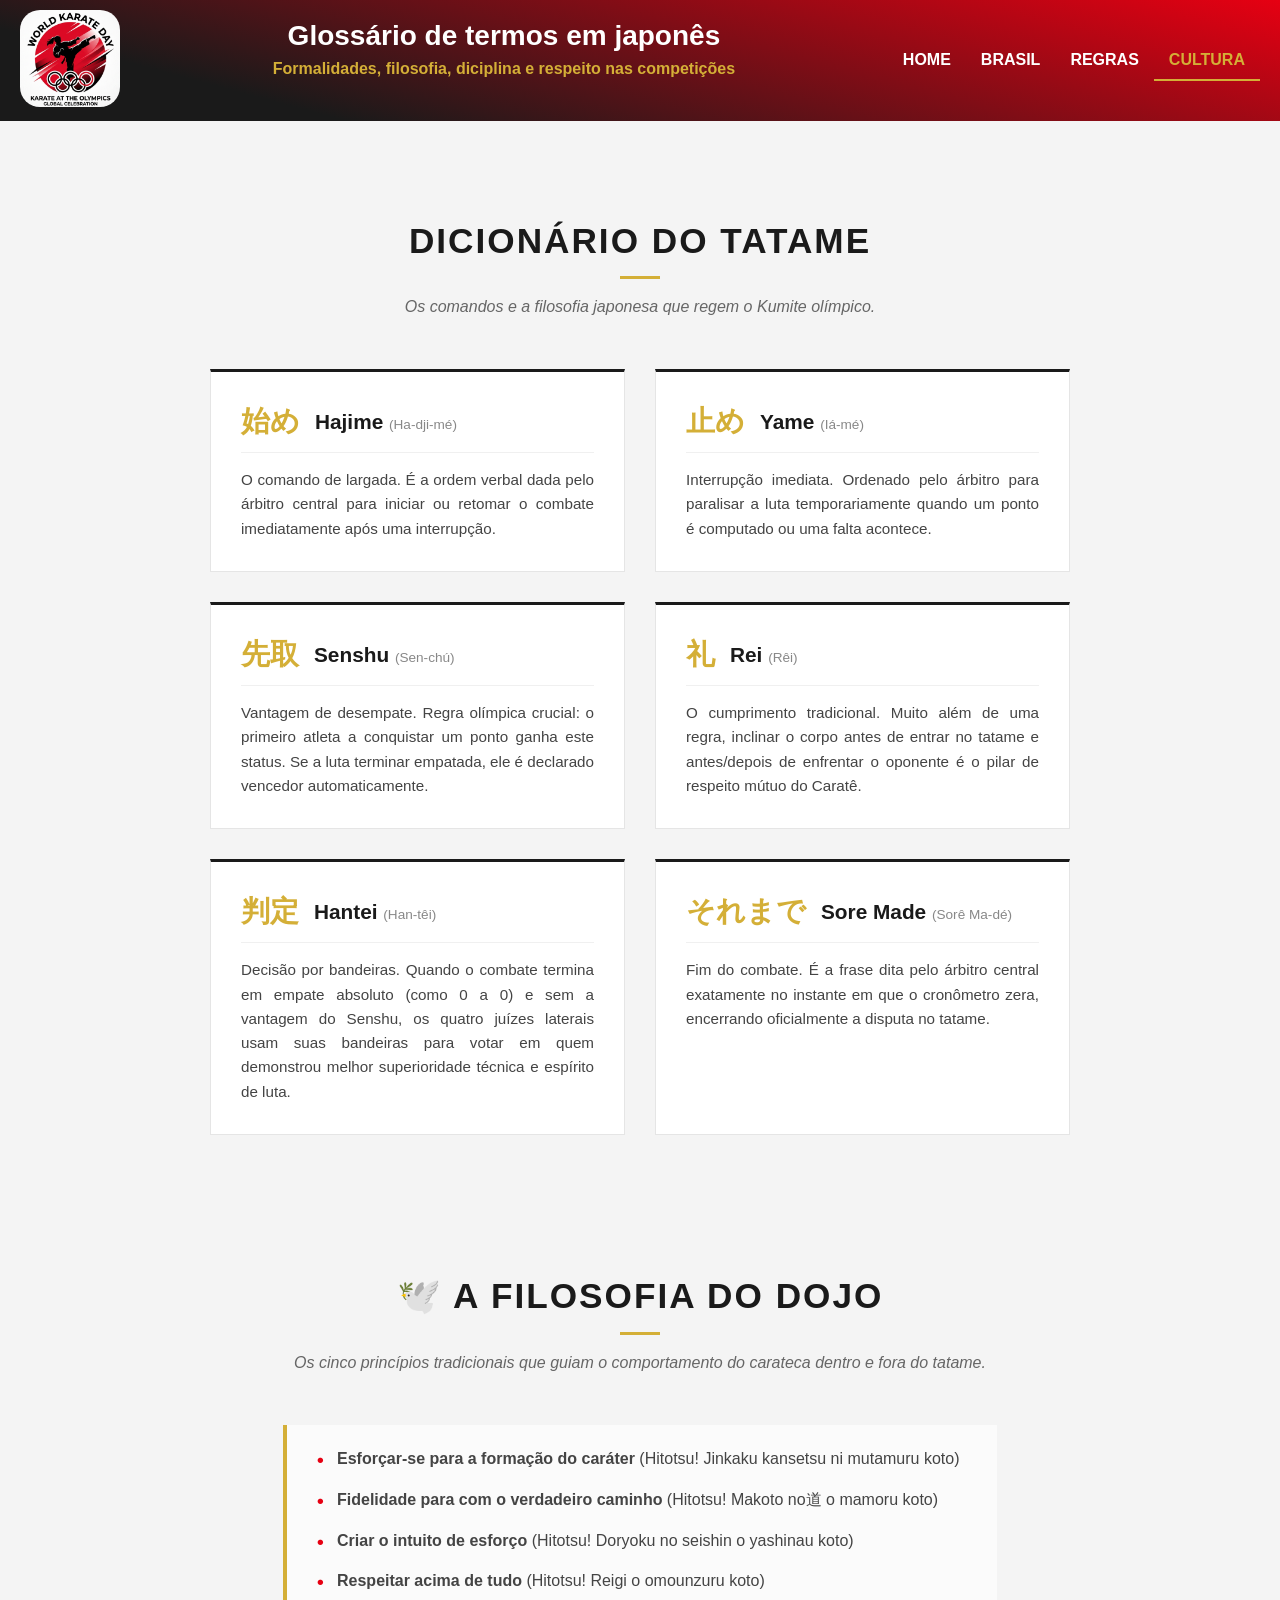
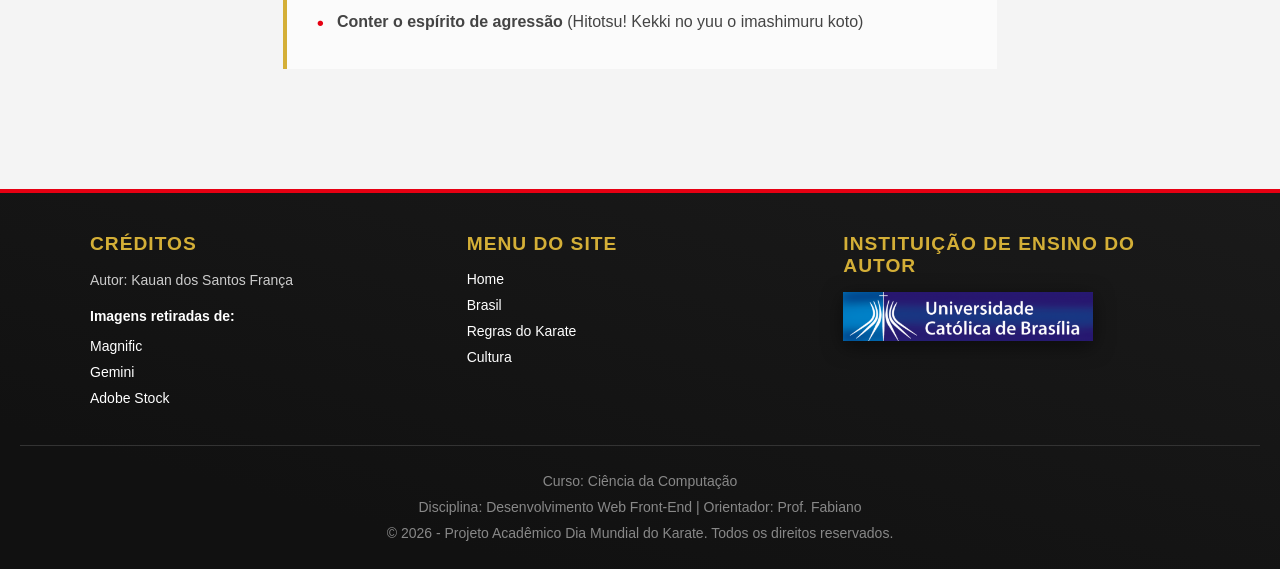
<file: cultura.html>
<!DOCTYPE html>
<html lang="pt-BR">
<head>
    <meta charset="UTF-8">
    <meta name="viewport" content="width=device-width, initial-scale=1.0">
    <title>Glossário e Cultura do Caratê</title>
    <link rel="stylesheet" href="Css/style.css">
    <link rel="stylesheet" href="Css/personalizacoes.css">
    <link rel="shortcut icon" href="assets/logo.png" type="image/png">
</head>
<body>
    <header>
        <div class="header-top">
            <div class="logo">
                <a href="index.html"><img src="assets/logo.png" alt="Logo oficial do Dia Mundial do Caratê"></a>
            </div>
            <div class="H_info">
                <h1>Glossário de termos em japonês</h1>
                <p>Formalidades, filosofia, diciplina e respeito nas competições</p>
            </div>
            <nav>
                <ul>
                    <li><a href="index.html">Home</a></li>
                    <li><a href="Karate brasileiro.html">Brasil</a></li>
                    <li><a href="regras.html">Regras</a></li>
                    <li><a href="cultura.html" class="active">Cultura</a></li>
                </ul>
            </nav>
        </div>

    </header>
    <main class="conteudo-brasil">
        <section class="secao-cultura-nova">
            <h2 class="titulo-minimalista">Dicionário do Tatame</h2>
            <p class="subtitulo-minimalista">Os comandos e a filosofia japonesa que regem o Kumite olímpico.</p>
            
            <div class="lista-glossario-moderno">
                <div class="item-glossario">
                    <div class="topo-item">
                        <span class="kanji-tradicional">始め</span>
                        <h3 class="termo-titulo">Hajime <span class="pronuncia">(Ha-dji-mé)</span></h3>
                    </div>
                    <p class="significado-texto">O comando de largada. É a ordem verbal dada pelo árbitro central para iniciar ou retomar o combate imediatamente após uma interrupção.</p>
                </div>

                <div class="item-glossario">
                    <div class="topo-item">
                        <span class="kanji-tradicional">止め</span>
                        <h3 class="termo-titulo">Yame <span class="pronuncia">(Iá-mé)</span></h3>
                    </div>
                    <p class="significado-texto">Interrupção imediata. Ordenado pelo árbitro para paralisar a luta temporariamente quando um ponto é computado ou uma falta acontece.</p>
                </div>

                <div class="item-glossario">
                    <div class="topo-item">
                        <span class="kanji-tradicional">先取</span>
                        <h3 class="termo-titulo">Senshu <span class="pronuncia">(Sen-chú)</span></h3>
                    </div>
                    <p class="significado-texto">Vantagem de desempate. Regra olímpica crucial: o primeiro atleta a conquistar um ponto ganha este status. Se a luta terminar empatada, ele é declarado vencedor automaticamente.</p>
                </div>

                <div class="item-glossario">
                    <div class="topo-item">
                        <span class="kanji-tradicional">礼</span>
                        <h3 class="termo-titulo">Rei <span class="pronuncia">(Rêi)</span></h3>
                    </div>
                    <p class="significado-texto">O cumprimento tradicional. Muito além de uma regra, inclinar o corpo antes de entrar no tatame e antes/depois de enfrentar o oponente é o pilar de respeito mútuo do Caratê.</p>
                </div>

                <div class="item-glossario">
                    <div class="topo-item">
                        <span class="kanji-tradicional">判定</span>
                        <h3 class="termo-titulo">Hantei <span class="pronuncia">(Han-têi)</span></h3>
                    </div>
                    <p class="significado-texto">Decisão por bandeiras. Quando o combate termina em empate absoluto (como 0 a 0) e sem a vantagem do Senshu, os quatro juízes laterais usam suas bandeiras para votar em quem demonstrou melhor superioridade técnica e espírito de luta.</p>
                </div>

                <div class="item-glossario">
                    <div class="topo-item">
                        <span class="kanji-tradicional">それまで</span>
                        <h3 class="termo-titulo">Sore Made <span class="pronuncia">(Sorê Ma-dé)</span></h3>
                    </div>
                    <p class="significado-texto">Fim do combate. É a frase dita pelo árbitro central exatamente no instante em que o cronômetro zera, encerrando oficialmente a disputa no tatame.</p>
                </div>
            </div>
        </section>
        <section class="secao-filosofia">
            <h2 class="titulo-minimalista">🕊️ A Filosofia do Dojo</h2>
            <p class="subtitulo-minimalista">Os cinco princípios tradicionais que guiam o comportamento do carateca dentro e fora do tatame.</p>
            
            <div class="principios-container">
                <ul class="lista-principios">
                    <li><strong>Esforçar-se para a formação do caráter</strong> (Hitotsu! Jinkaku kansetsu ni mutamuru koto)</li>
                    <li><strong>Fidelidade para com o verdadeiro caminho</strong> (Hitotsu! Makoto no道 o mamoru koto)</li>
                    <li><strong>Criar o intuito de esforço</strong> (Hitotsu! Doryoku no seishin o yashinau koto)</li>
                    <li><strong>Respeitar acima de tudo</strong> (Hitotsu! Reigi o omounzuru koto)</li>
                    <li><strong>Conter o espírito de agressão</strong> (Hitotsu! Kekki no yuu o imashimuru koto)</li>
                </ul>
            </div>
        </section>
    </main>
    <footer>
        <div class="footer-container">
            <div class="footer-col">
                <h3>Créditos</h3>
                <p>Autor: Kauan dos Santos França</p>
                <p class="fontes-titulo">Imagens retiradas de:</p>
                <ul>
                    <li><a href="https://www.magnific.com/" target="_blank">Magnific</a></li>
                    <li><a href="https://gemini.google.com/" target="_blank">Gemini</a></li>
                    <li><a href="https://stock.adobe.com/pt/">Adobe Stock</a></li>
                </ul>
            </div>
            
            <div class="footer-col">
                <h3>Menu do Site</h3>
                <ul>
                    <li><a href="index.html">Home</a></li>
                    <li><a href="Karate brasileiro.html">Brasil</a></li>
                    <li><a href="regras.html">Regras do Karate</a></li>
                    <li><a href="cultura.html">Cultura</a></li>
                </ul>
            </div>
            
            <div class="footer-col footer-logo-ucb">
                <h3>Instituição de ensino do autor</h3>
                <a href="https://ucb.catolica.edu.br/" target="_blank">
                    <img src="assets/logoUCB.png" alt="Logo da Universidade Católica de Brasília">
                </a>
            </div>
        </div>
        <div class="footer-bottom">
            <p>Curso: Ciência da Computação</p>
            <p>Disciplina: Desenvolvimento Web Front-End | Orientador: Prof. Fabiano</p>
            <p>&copy; 2026 - Projeto Acadêmico Dia Mundial do Karate. Todos os direitos reservados.</p>
        </div>
    </footer>
</body>
</html>
</file>
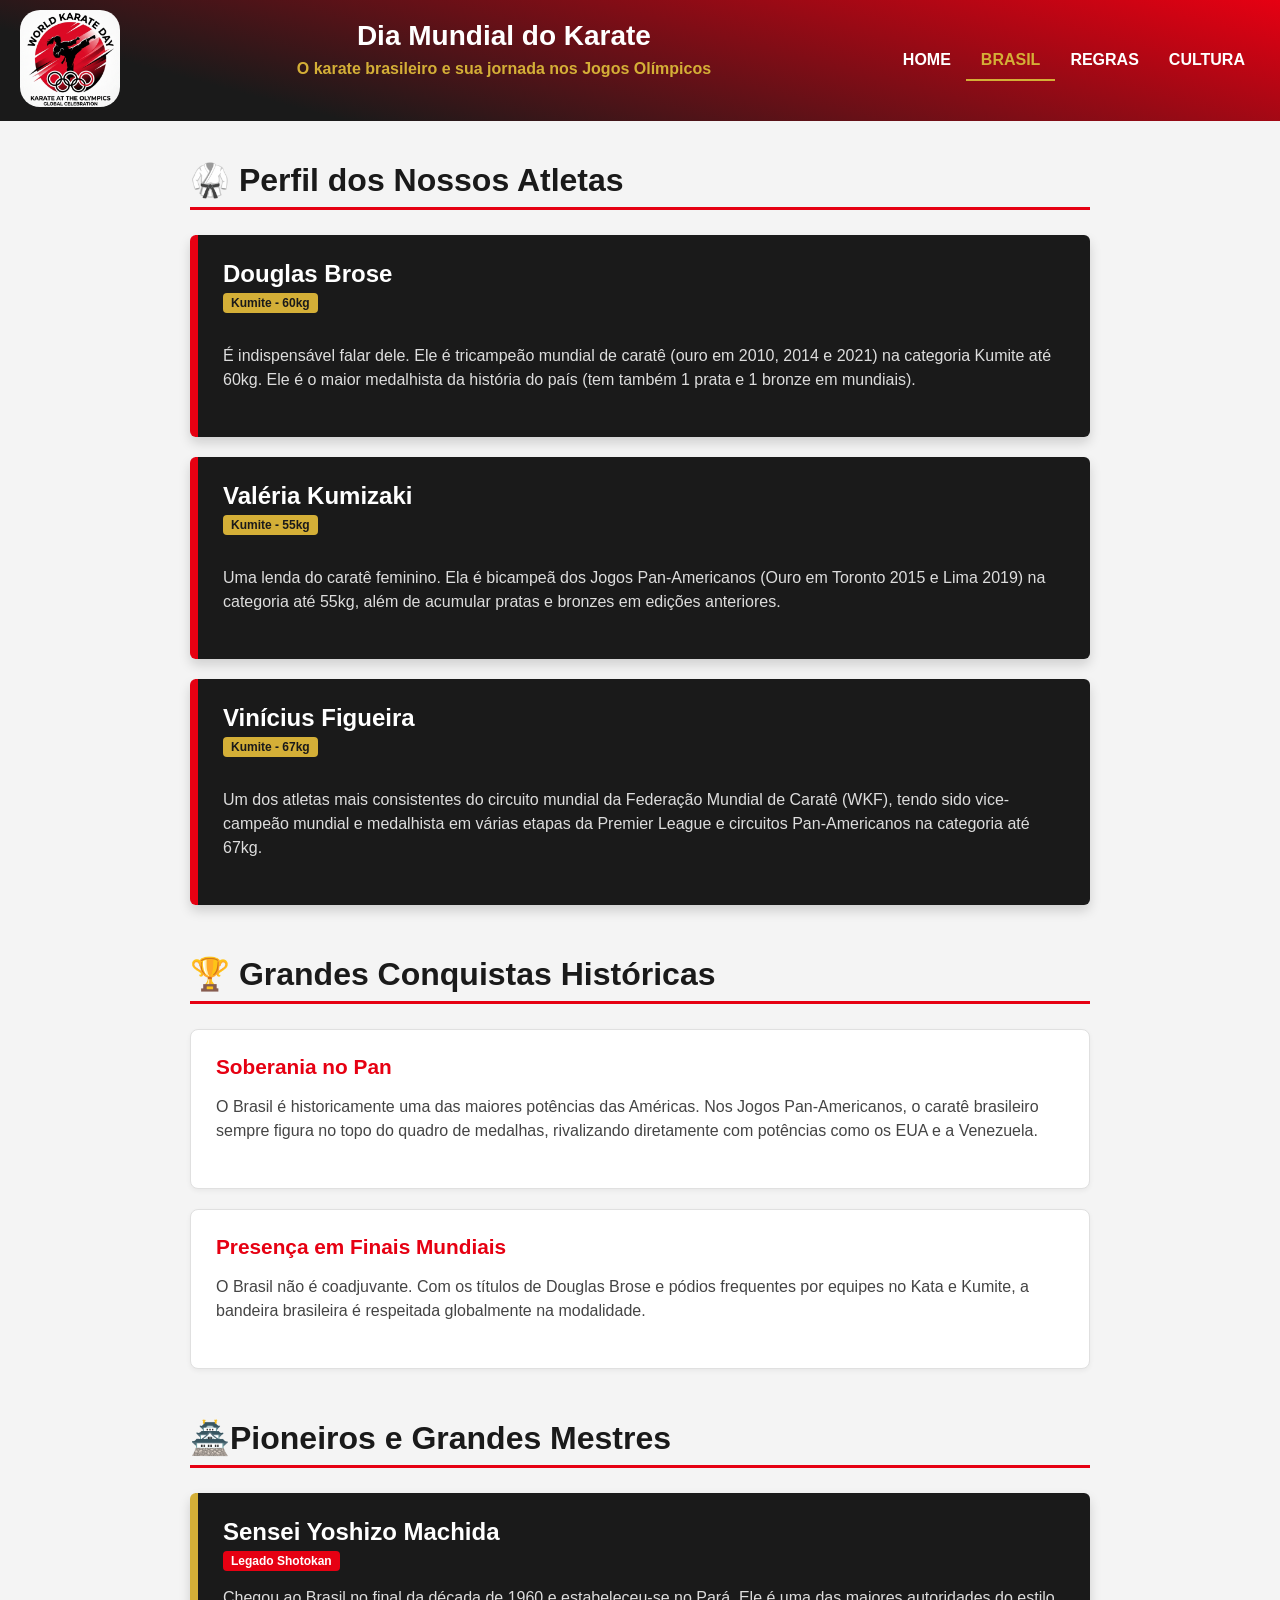
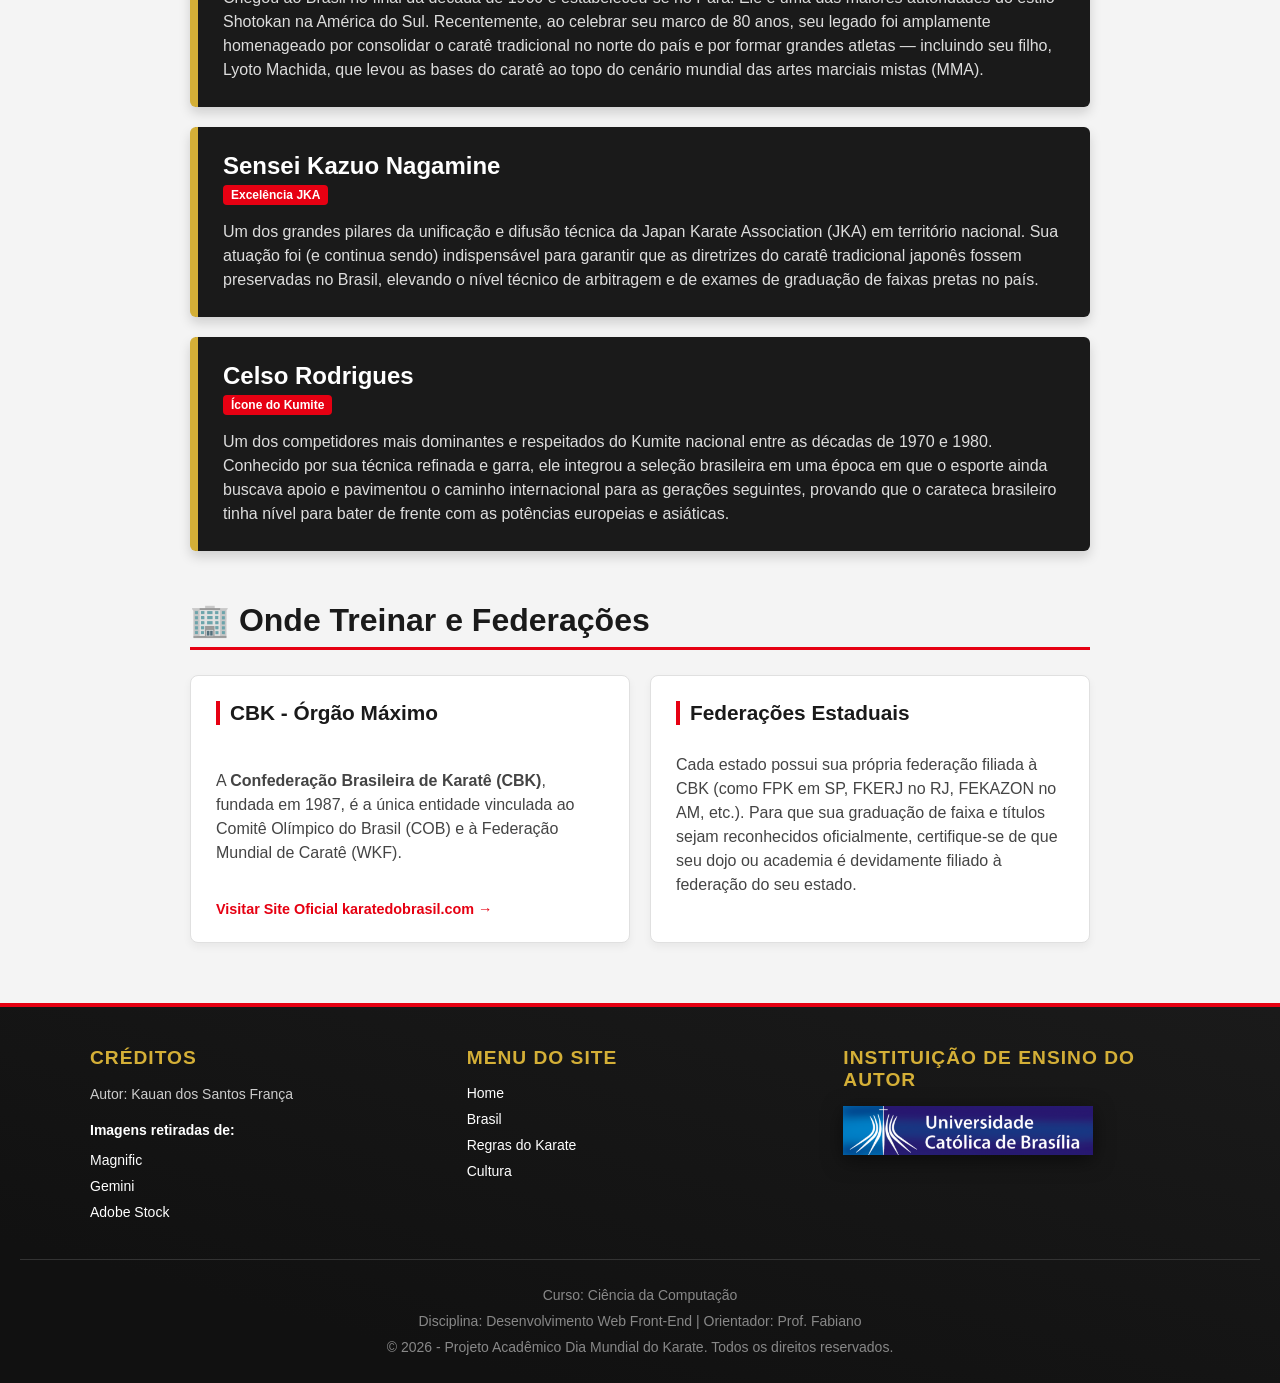
<file: Karate brasileiro.html>
<!DOCTYPE html>
<html lang="pt-BR">
<head>
    <meta charset="UTF-8">
    <meta name="viewport" content="width=device-width, initial-scale=1.0">
    <title>Caratê no Brasil - Grandes Mestres</title>
    <link rel="stylesheet" href="Css/style.css">
    <link rel="stylesheet" href="Css/personalizacoes.css">
    <link rel="shortcut icon" href="assets/logo.png" type="image/png">
</head>
<body>
    <header>
        <div class="header-top">
            <div class="logo">
                <a href="index.html"><img src="assets/logo.png" alt="Logo oficial do Dia Mundial do Caratê"></a>
            </div>
            <div class="H_info">
                <h1>Dia Mundial do Karate</h1>
                <p>O karate brasileiro e sua jornada nos Jogos Olímpicos</p>
            </div>
            <nav>
                <ul>
                    <li><a href="index.html">Home</a></li>
                    <li><a href="Karate brasileiro.html" class="active">Brasil</a></li>
                    <li><a href="regras.html">Regras</a></li>
                    <li><a href="cultura.html">Cultura</a></li>
                </ul>
            </nav>
        </div>
    </header>

    <main class="conteudo-brasil">
        <section class="secao-atletas">
            <h2 class="titulo-secao">🥋 Perfil dos Nossos Atletas</h2>
            
            <div class="atleta-card">
                <div class="atleta-info">
                    <h3>Douglas Brose</h3>
                    <span class="categoria-tag">Kumite - 60kg</span>
                    <p>É indispensável falar dele. Ele é tricampeão mundial de caratê (ouro em 2010, 2014 e 2021) na categoria Kumite até 60kg. Ele é o maior medalhista da história do país (tem também 1 prata e 1 bronze em mundiais).</p>
                </div>
            </div>

            <div class="atleta-card">
                <div class="atleta-info">
                    <h3>Valéria Kumizaki</h3>
                    <span class="categoria-tag">Kumite - 55kg</span>
                    <p>Uma lenda do caratê feminino. Ela é bicampeã dos Jogos Pan-Americanos (Ouro em Toronto 2015 e Lima 2019) na categoria até 55kg, além de acumular pratas e bronzes em edições anteriores.</p>
                </div>
            </div>

            <div class="atleta-card">
                <div class="atleta-info">
                    <h3>Vinícius Figueira</h3>
                    <span class="categoria-tag">Kumite - 67kg</span>
                    <p>Um dos atletas mais consistentes do circuito mundial da Federação Mundial de Caratê (WKF), tendo sido vice-campeão mundial e medalhista em várias etapas da Premier League e circuitos Pan-Americanos na categoria até 67kg.</p>
                </div>
            </div>
        </section>

        <section class="secao-conquistas">
            <h2 class="titulo-secao">🏆 Grandes Conquistas Históricas</h2>
            
            <div class="conquista-box">
                <h4>Soberania no Pan</h4>
                <p>O Brasil é historicamente uma das maiores potências das Américas. Nos Jogos Pan-Americanos, o caratê brasileiro sempre figura no topo do quadro de medalhas, rivalizando diretamente com potências como os EUA e a Venezuela.</p>
            </div>

            <div class="conquista-box">
                <h4>Presença em Finais Mundiais</h4>
                <p>O Brasil não é coadjuvante. Com os títulos de Douglas Brose e pódios frequentes por equipes no Kata e Kumite, a bandeira brasileira é respeitada globalmente na modalidade.</p>
            </div>
        </section>

        <section class="secao-pioneiros">
            <h2 class="titulo-secao"> 🏯Pioneiros e Grandes Mestres</h2>
            
            <div class="mestre-card">
                <div class="mestre-info">
                    <h3>Sensei Yoshizo Machida</h3>
                    <span class="mestre-tag">Legado Shotokan</span>
                    <p>Chegou ao Brasil no final da década de 1960 e estabeleceu-se no Pará. Ele é uma das maiores autoridades do estilo Shotokan na América do Sul. Recentemente, ao celebrar seu marco de 80 anos, seu legado foi amplamente homenageado por consolidar o caratê tradicional no norte do país e por formar grandes atletas — incluindo seu filho, Lyoto Machida, que levou as bases do caratê ao topo do cenário mundial das artes marciais mistas (MMA).</p>
                </div>
            </div>

            <div class="mestre-card">
                <div class="mestre-info">
                    <h3>Sensei Kazuo Nagamine</h3>
                    <span class="mestre-tag">Excelência JKA</span>
                    <p>Um dos grandes pilares da unificação e difusão técnica da Japan Karate Association (JKA) em território nacional. Sua atuação foi (e continua sendo) indispensável para garantir que as diretrizes do caratê tradicional japonês fossem preservadas no Brasil, elevando o nível técnico de arbitragem e de exames de graduação de faixas pretas no país.</p>
                </div>
            </div>

            <div class="mestre-card">
                <div class="mestre-info">
                    <h3>Celso Rodrigues</h3>
                    <span class="mestre-tag">Ícone do Kumite</span>
                    <p>Um dos competidores mais dominantes e respeitados do Kumite nacional entre as décadas de 1970 e 1980. Conhecido por sua técnica refinada e garra, ele integrou a seleção brasileira em uma época em que o esporte ainda buscava apoio e pavimentou o caminho internacional para as gerações seguintes, provando que o carateca brasileiro tinha nível para bater de frente com as potências europeias e asiáticas.</p>
                </div>
            </div>
        </section>

        <section class="secao-federacoes">
            <h2 class="titulo-secao">🏢 Onde Treinar e Federações</h2>
            
            <div class="grid-federacoes">
                <div class="fed-box">
                    <h4>CBK - Órgão Máximo</h4>
                    <p>A <strong>Confederação Brasileira de Karatê (CBK)</strong>, fundada em 1987, é a única entidade vinculada ao Comitê Olímpico do Brasil (COB) e à Federação Mundial de Caratê (WKF).</p>
                    <a href="https://www.karatedobrasil.com" target="_blank" class="btn-link">Visitar Site Oficial karatedobrasil.com →</a>
                </div>

                <div class="fed-box">
                    <h4>Federações Estaduais</h4>
                    <p>Cada estado possui sua própria federação filiada à CBK (como FPK em SP, FKERJ no RJ, FEKAZON no AM, etc.). Para que sua graduação de faixa e títulos sejam reconhecidos oficialmente, certifique-se de que seu dojo ou academia é devidamente filiado à federação do seu estado.</p>
                </div>
            </div>
        </section>
    </main>
    <footer>
        <div class="footer-container">
            <div class="footer-col">
                <h3>Créditos</h3>
                <p>Autor: Kauan dos Santos França</p>
                <p class="fontes-titulo">Imagens retiradas de:</p>
                <ul>
                    <li><a href="https://www.magnific.com/" target="_blank">Magnific</a></li>
                    <li><a href="https://gemini.google.com/" target="_blank">Gemini</a></li>
                    <li><a href="https://stock.adobe.com/pt/">Adobe Stock</a></li>
                </ul>
            </div>
            
            <div class="footer-col">
                <h3>Menu do Site</h3>
                <ul>
                    <li><a href="index.html">Home</a></li>
                    <li><a href="Karate brasileiro.html">Brasil</a></li>
                    <li><a href="regras.html">Regras do Karate</a></li>
                    <li><a href="cultura.html">Cultura</a></li>
                </ul>
            </div>
            
            <div class="footer-col footer-logo-ucb">
                <h3>Instituição de ensino do autor</h3>
                <a href="https://ucb.catolica.edu.br/" target="_blank">
                    <img src="assets/logoUCB.png" alt="Logo da Universidade Católica de Brasília">
                </a>
            </div>
        </div>
        <div class="footer-bottom">
            <p>Curso: Ciência da Computação</p>
            <p>Disciplina: Desenvolvimento Web Front-End | Orientador: Prof. Fabiano</p>
            <p>&copy; 2026 - Projeto Acadêmico Dia Mundial do Karate. Todos os direitos reservados.</p>
        </div>
    </footer>
</body>
</html>
</file>
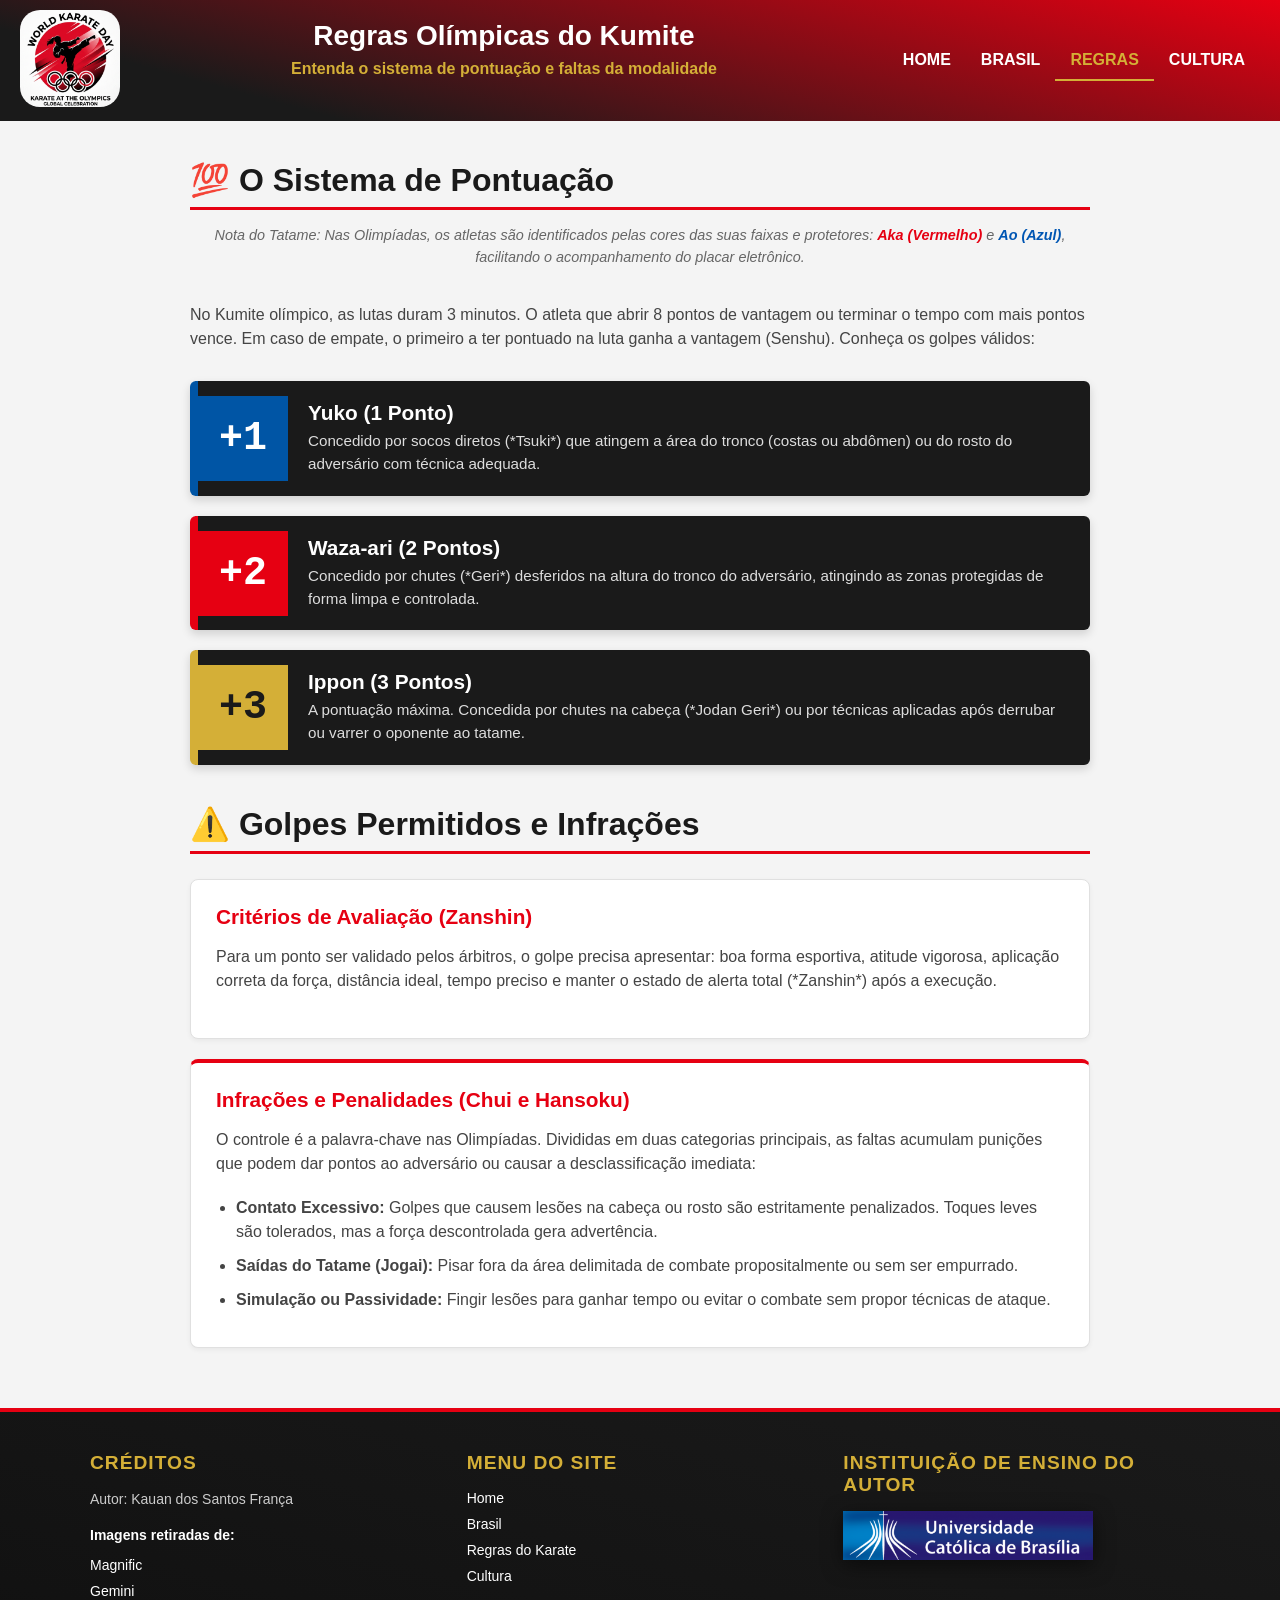
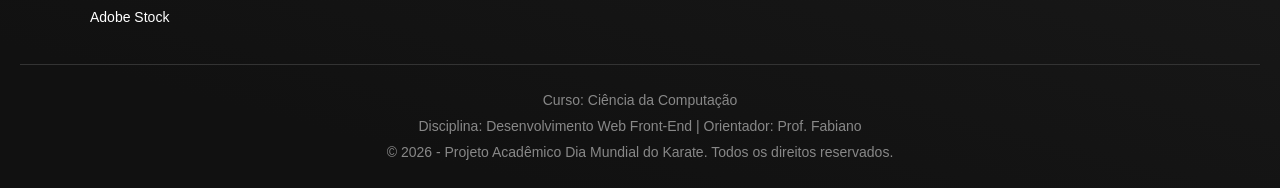
<file: regras.html>
<!DOCTYPE html>
<html lang="pt-BR">
<head>
    <meta charset="UTF-8">
    <meta name="viewport" content="width=device-width, initial-scale=1.0">
    <title>Regras Olímpicas - Entenda o Kumite</title>
    <link rel="stylesheet" href="Css/style.css">
    <link rel="stylesheet" href="Css/personalizacoes.css">
    <link rel="shortcut icon" href="assets/logo.png" type="image/png">
</head>
<body>
    <header>
        <div class="header-top">
            <div class="logo">
                <a href="index.html"><img src="assets/logo.png" alt="Logo oficial do Dia Mundial do Caratê"></a>
            </div>
            <div class="H_info">
                <h1>Regras Olímpicas do Kumite</h1>
                <p>Entenda o sistema de pontuação e faltas da modalidade</p>
            </div>
            <nav>
                <ul>
                    <li><a href="index.html">Home</a></li>
                    <li><a href="Karate brasileiro.html">Brasil</a></li>
                    <li><a href="regras.html" class="active">Regras</a></li>
                    <li><a href="cultura.html">Cultura</a></li>
                </ul>
            </nav>
        </div>
    </header>

    <main class="conteudo-brasil">
        <section class="secao-pontos">
            <h2 class="titulo-secao">💯 O Sistema de Pontuação</h2>

            <p class="legenda-olimpica">Nota do Tatame: Nas Olimpíadas, os atletas são identificados pelas cores das suas faixas e protetores: <strong style="color: #E60012;">Aka (Vermelho)</strong> e <strong style="color: #0056b3;">Ao (Azul)</strong>, facilitando o acompanhamento do placar eletrônico.</p>
            <p class="intro-regras">No Kumite olímpico, as lutas duram 3 minutos. O atleta que abrir 8 pontos de vantagem ou terminar o tempo com mais pontos vence. Em caso de empate, o primeiro a ter pontuado na luta ganha a vantagem (Senshu). Conheça os golpes válidos:</p>
            
            <div class="grid-placar">
                <div class="placar-card yuko-box">
                    <div class="placar-pontos">+1</div>
                    <div class="placar-info">
                        <h3>Yuko (1 Ponto)</h3>
                        <p>Concedido por socos diretos (*Tsuki*) que atingem a área do tronco (costas ou abdômen) ou do rosto do adversário com técnica adequada.</p>
                    </div>
                </div>

                <div class="placar-card waza-box">
                    <div class="placar-pontos">+2</div>
                    <div class="placar-info">
                        <h3>Waza-ari (2 Pontos)</h3>
                        <p>Concedido por chutes (*Geri*) desferidos na altura do tronco do adversário, atingindo as zonas protegidas de forma limpa e controlada.</p>
                    </div>
                </div>

                <div class="placar-card ippon-box">
                    <div class="placar-pontos">+3</div>
                    <div class="placar-info">
                        <h3>Ippon (3 Pontos)</h3>
                        <p>A pontuação máxima. Concedida por chutes na cabeça (*Jodan Geri*) ou por técnicas aplicadas após derrubar ou varrer o oponente ao tatame.</p>
                    </div>
                </div>
            </div>
        </section>

        <section class="secao-penalidades">
            <h2 class="titulo-secao">⚠️ Golpes Permitidos e Infrações</h2>
            
            <div class="conquista-box">
                <h4>Critérios de Avaliação (Zanshin)</h4>
                <p>Para um ponto ser validado pelos árbitros, o golpe precisa apresentar: boa forma esportiva, atitude vigorosa, aplicação correta da força, distância ideal, tempo preciso e manter o estado de alerta total (*Zanshin*) após a execução.</p>
            </div>

            <div class="conquista-box penalidade-alerta">
                <h4>Infrações e Penalidades (Chui e Hansoku)</h4>
                <p>O controle é a palavra-chave nas Olimpíadas. Divididas em duas categorias principais, as faltas acumulam punições que podem dar pontos ao adversário ou causar a desclassificação imediata:</p>
                <ul>
                    <li><strong>Contato Excessivo:</strong> Golpes que causem lesões na cabeça ou rosto são estritamente penalizados. Toques leves são tolerados, mas a força descontrolada gera advertência.</li>
                    <li><strong>Saídas do Tatame (Jogai):</strong> Pisar fora da área delimitada de combate propositalmente ou sem ser empurrado.</li>
                    <li><strong>Simulação ou Passividade:</strong> Fingir lesões para ganhar tempo ou evitar o combate sem propor técnicas de ataque.</li>
                </ul>
            </div>
        </section>
    </main>
    <footer>
        <div class="footer-container">
            <div class="footer-col">
                <h3>Créditos</h3>
                <p>Autor: Kauan dos Santos França</p>
                <p class="fontes-titulo">Imagens retiradas de:</p>
                <ul>
                    <li><a href="https://www.magnific.com/" target="_blank">Magnific</a></li>
                    <li><a href="https://gemini.google.com/" target="_blank">Gemini</a></li>
                    <li><a href="https://stock.adobe.com/pt/">Adobe Stock</a></li>
                </ul>
            </div>
            
            <div class="footer-col">
                <h3>Menu do Site</h3>
                <ul>
                    <li><a href="index.html">Home</a></li>
                    <li><a href="Karate brasileiro.html">Brasil</a></li>
                    <li><a href="regras.html">Regras do Karate</a></li>
                    <li><a href="cultura.html">Cultura</a></li>
                </ul>
            </div>
            
            <div class="footer-col footer-logo-ucb">
                <h3>Instituição de ensino do autor</h3>
                <a href="https://ucb.catolica.edu.br/" target="_blank">
                    <img src="assets/logoUCB.png" alt="Logo da Universidade Católica de Brasília">
                </a>
            </div>
        </div>
        <div class="footer-bottom">
            <p>Curso: Ciência da Computação</p>
            <p>Disciplina: Desenvolvimento Web Front-End | Orientador: Prof. Fabiano</p>
            <p>&copy; 2026 - Projeto Acadêmico Dia Mundial do Karate. Todos os direitos reservados.</p>
        </div>
    </footer>
</body>
</html>
</file>
<file: Css/style.css>
body{
  margin: 0;
  -webkit-hyphens: auto;
  -moz-hyphens: auto;
  -ms-hyphens: auto;
  hyphens: auto;
  background-color: #f4f4f4;
  color: #2b2b2b;
  font-family: Arial, Helvetica, sans-serif;
}
h1{
  font-family: 'Arial', sans-serif;
  font-size: 36px;
  margin-bottom: 20px;
}
h2{
  font-family: 'Arial', sans-serif;
  font-size: 28px;
  margin-bottom: 15px;
}
p{
  font-family: 'Arial', sans-serif;
  font-size: 16px;
  line-height: 1.5;
  margin-bottom: 20px;
}

header{
  background: linear-gradient(15deg, #1a1a1a 20%, #E60012 100%);
  color: #ffffff;  
  height: auto;
  width: 100%;
  padding: 0 20px;
  box-sizing: border-box;
  display: flex;
  flex-direction: column;
  justify-content: space-between;
}
.header-top {
  display: flex;
  justify-content: space-between;
  align-items: center;
  width: 100%;
}
header nav ul {
  display: flex;
  margin: 0;
  padding: 0;
  list-style: none;
}

header nav ul li a {
  position: relative;
  display: block;
  text-transform: uppercase;
  padding: 10px 15px;
  text-decoration: none;
  color: #ffffff;
  font-size: 16px;
  font-weight: 600;
  transition: .4s;
  z-index: 1;
}

header nav ul li a:hover {
  color: #D4AF37; /* Muda para dourado ao passar o mouse */
}

header nav ul li a.active {
    color: #D4AF37; /* Deixa o link da página atual sempre dourado */
    border-bottom: 2px solid #D4AF37; /* Adiciona uma linha sutil abaixo dele */
}

.logo img {
  width: 100px;
  border-radius: 20px;
  transition: transform 0.2s;
}
.logo img:hover{
  transform: scale(1.05);
}

.H_info {
  text-align: center;
  margin-top: 20px;
  margin-bottom: 40px;
}
.H_info h1 {
  margin: 0 0 5px 0;
  font-size: 28px;
}

.H_info p {
  color: #d4af37; 
  font-weight: bold;
  margin: 0;
}


/* Configurações da main */
.content {
  color: #ffffff;
  box-sizing: border-box;
  text-align: justify;
  border: 5px solid #D4AF37;
  width: 80%;
  max-width: 900px;
  padding: 30px;
  background-color: #1A1A1A;
  border-radius: 16px;
  margin: 48px auto;
  box-shadow: 0 8px 20px rgba(0, 0, 0, 0.2);
  transition: transform 0.4s ease, box-shadow 0.4s ease, border-color 0.4s ease;
}

.content iframe {
    width: 100%;       /* O vídeo vai ocupar o espaço máximo do card escuro */
    max-width: 560px;  /* Mas não vai passar de 560px em telas grandes */
    height: 315px;
    border-radius: 8px; /* Arredondar os cantos do vídeo combina com o seu card */
}

.content h1 {
  color: #D4AF37; /* Título interno em dourado */
  text-align: center;
  margin-top: 0;
}


.content p {
  font-size: 16px;
  color: #dddddd; /* Texto claro confortável para ler no fundo escuro */
}
.content:hover {
  transform: translateY(-5px); /* Efeito flutuar moderno */
  box-shadow: 0 15px 30px rgba(0, 0, 0, 0.4);
  border-color: #E60012;
}


.destaque-ouro {
  color: #D4AF37;
  font-size: 1.1rem;
}

.nomes-lista p {
  margin-bottom: 15px;
  border-bottom: 1px solid #333333;
  padding-bottom: 10px;
}


.Corpo {
  position: relative; 
  z-index: 1; 
  
  box-sizing: border-box;
  width: 80%;
  max-width: 80%;
  padding: 40px;
  border-left: 10px solid #D4AF37; 
  border-radius: 12px;
  margin: 48px auto;
  text-align: center; 
  box-shadow: 0 10px 30px rgba(0, 0, 0, 0.5);
  
  overflow: hidden; 
}

.Corpo::before {
  content: ''; 
  position: absolute; 
  top: 0;
  left: 0;
  width: 100%;
  height: 100%;
  
  background-image: url(/assets/Img1.jpg); 
  background-repeat: no-repeat;
  background-size: cover;
  background-position: center;
  opacity: 0.2; 
  
  z-index: -1; 
}


.Corpo p {
  color: #000000; 
  max-width: 800px;
  margin: 20px auto 0 auto;
  font-size: 16px;
  line-height: 1.8;
  text-align: justify;
}

.Titulo {
  text-align: center;
  color: #2b2b2b; 
  position: relative; 
  display: inline-block;
  margin: 20px auto;
  padding: 10px 0; 
}
.Titulo::after,
.Titulo::before {
  content: '';
  position: absolute;
  width: 100%; 
  height: 2px;
  background: linear-gradient(to right, #D4AF37, #E60012); 
  bottom: -5px;
  left: 0;
  transform: scaleX(0);
  transform-origin: right;
  transition: transform 0.4s ease-out;
}
.Titulo::before {
  top: -5px;
  transform-origin: left;
}
.Titulo:hover::after,
.Titulo:hover::before {
  transform: scaleX(1);
}

/* --- ESTILO DA GALERIA DE FOTOS --- */
.galeria-olimpica {
    width: 100%;
    max-width: 850px;
    margin: 40px auto;
    text-align: center;
    box-sizing: border-box;
}

.titulo-galeria {
    color: #1A1A1A;
    font-size: 1.8rem;
    margin-bottom: 25px;
    font-family: 'Arial', sans-serif;
}

/* Container flexível para alinhar as fotos */
.galeria-container {
    display: flex;
    gap: 25px;
    flex-wrap: wrap; /* Faz as fotos empilharem no celular */
    justify-content: center;
}

/* Moldura fina estilo "polaroid/minimalista" */
.foto-box {
    flex: 1 1 350px;
    max-width: 400px;
    background-color: #ffffff;
    padding: 12px;
    border-radius: 4px;
    box-shadow: 0 4px 15px rgba(0, 0, 0, 0.08);
    border-bottom: 4px solid #E60012; /* Detalhe com o vermelho da sua logo */
    transition: transform 0.3s ease, box-shadow 0.3s ease;
}

/* Efeito sutil ao passar o mouse */
.foto-box:hover {
    transform: translateY(-4px);
    box-shadow: 0 10px 20px rgba(0, 0, 0, 0.15);
}

.foto-box img {
    width: 100%;
    height: auto;
    display: block;
    border-radius: 2px;
}

/* Legenda da foto */
.foto-box span {
    display: block;
    margin-top: 12px;
    font-size: 0.95rem;
    color: #555555;
    font-style: italic;
    font-family: Arial, sans-serif;
}






footer {
  font-family: 'Arial', sans-serif;
  background: linear-gradient(15deg, #111111 20%, #1a1a1a 100%); /* Fundo escuro premium */
  border-top: 4px solid #E60012; /* Linha de assinatura em vermelho */
  color: #ffffff;  
  padding: 40px 20px 20px 20px;
  margin-top: 60px;
  box-sizing: border-box;
}

.footer-container {
  display: flex;
  justify-content: space-between;
  max-width: 1100px;
  margin: 0 auto;
  flex-wrap: wrap;
  gap: 30px;
}

.footer-col {
  flex: 1;
  min-width: 250px;
}

.footer-col h3 {
  color: #D4AF37; /* Títulos das colunas em dourado */
  font-size: 1.2rem;
  margin-top: 0;
  margin-bottom: 15px;
  text-transform: uppercase;
  letter-spacing: 1px;
}

.footer-col p {
  color: #cccccc;
  font-size: 14px;
  margin-bottom: 10px;
}

.footer-col .fontes-titulo {
  margin-top: 15px;
  font-weight: bold;
  color: #ffffff;
}

.footer-col ul {
  list-style: none;
  padding: 0;
  margin: 0;
}

.footer-col ul li {
  margin-bottom: 8px;
}

.footer-col ul li a {
  color: #ffffff;
  text-decoration: none;
  font-size: 14px;
  transition: color 0.3s;
}

.footer-col ul li a:hover {
  color: #E60012; /* Destaca links em vermelho no hover */
  padding-left: 5px; /* Efeito sutil de empurrão */
}

/* Alinhamento da coluna da Faculdade (Atualizado) */
.footer-logo-ucb {
    display: flex;
    flex-direction: column; /* Faz o título ficar em cima e a logo embaixo */
    align-items: flex-start; /* Alinha o conteúdo à esquerda, combinando com as outras colunas */
    justify-content: flex-start;
}

.footer-logo-ucb h3 {
    color: #D4AF37; /* Mantém o padrão dourado dos títulos do footer */
    font-size: 1.2rem;
    margin-top: 0;
    margin-bottom: 15px;
    text-transform: uppercase;
    letter-spacing: 1px;
}

.footer-logo-ucb img {
    width: 250px;
    height: auto;
    filter: drop-shadow(0px 5px 10px rgba(0,0,0,0.5)); /* Sombra para destacar a logo */
    transition: opacity 0.3s, transform 0.3s;
}

.footer-logo-ucb img:hover {
  transform: scale(1.02); /* Um micro efeito de zoom ao passar o mouse */
}

/* Faixa de copyright inferior */
.footer-bottom {
    text-align: center;
    border-top: 1px solid #333333;
    padding-top: 20px;
    margin-top: 30px;
}

.footer-bottom p {
    color: #888888;
    font-size: 14px;
    margin: 5px 0; /* Dá um espacinho leve entre as três linhas de texto */
}
</file>
<file: Css/personalizacoes.css>
/* Karate brasileiro.html */
/* Estilo do Container Geral */
.conteudo-brasil {
    max-width: 900px;
    margin: 40px auto;
    padding: 0 20px;
}

.titulo-secao {
    color: #1A1A1A;
    font-size: 2rem;
    border-bottom: 3px solid #E60012; /* Linha vermelha abaixo do título da página */
    padding-bottom: 8px;
    margin-top: 40px;
    margin-bottom: 25px;
}

/* --- ESTILIZAÇÃO DOS CARDS DE ATLETAS (NOVA PALETA) --- */
.secao-atletas {
    margin-bottom: 50px;
}

.atleta-card {
    background-color: #1A1A1A; /* Fundo grafite escuro conforme a paleta */
    border-left: 8px solid #E60012; /* Linha vermelha viva de destaque */
    box-shadow: 0 6px 12px rgba(0,0,0,0.15);
    padding: 25px;
    margin: 20px 0;
    border-radius: 6px;
    transition: transform 0.2s;
}

.atleta-card:hover {
    transform: scale(1.03); /* Leve efeito de crescimento ao passar o mouse */
}

.atleta-info h3 {
    margin: 0 0 5px 0;
    color: #ffffff; /* Nome do atleta em branco para contrastar com o fundo escuro */
    font-size: 1.5rem;
}

.categoria-tag {
    background-color: #D4AF37; /* Tag em ouro olímpico para destacar no card escuro */
    color: #1A1A1A;
    padding: 3px 8px;
    font-size: 0.75rem;
    border-radius: 4px;
    font-weight: bold;
    display: inline-block;
    margin-bottom: 15px;
}

.atleta-info p {
    color: #dddddd; /* Texto cinza claro para leitura confortável no fundo escuro */
}

/* --- ESTILIZAÇÃO DAS CONQUISTAS --- */
.secao-conquistas {
    margin-bottom: 50px;
}

.conquista-box {
    background-color: #ffffff; /* Caixa branca para quebrar o peso dos cards escuros */
    border: 1px solid #e0e0e0;
    border-radius: 8px;
    padding: 25px;
    margin-bottom: 20px;
    box-shadow: 0 2px 5px rgba(0,0,0,0.05);
}

.conquista-box h4 {
    margin: 0 0 10px 0;
    color: #E60012; /* Título em vermelho */
    font-size: 1.3rem;
}

.conquista-box p {
    color: #444444;
}

/* --- CLASSE DOS MESTRES (Variação elegante com borda em Ouro Olímpico) --- */
.secao-pioneiros {
    margin-bottom: 50px;
}

.mestre-card {
    background-color: #1A1A1A; /* Fundo grafite */
    border-left: 8px solid #D4AF37; /* Linha dourada olímpica para diferenciar dos atletas atuais */
    box-shadow: 0 6px 12px rgba(0,0,0,0.15);
    padding: 25px;
    margin: 20px 0;
    border-radius: 6px;
    transition: transform 0.2s;
}

.mestre-card:hover {
    transform: scale(1.03); /* Leve efeito de crescimento ao passar o mouse */
}

.mestre-info h3 {
    margin: 0 0 5px 0;
    color: #ffffff;
    font-size: 1.5rem;
}

.mestre-tag {
    background-color: #E60012; /* Tag em vermelho para contrastar com o card */
    color: #ffffff;
    padding: 3px 8px;
    font-size: 0.75rem;
    border-radius: 4px;
    font-weight: bold;
    display: inline-block;
    margin-bottom: 15px;
}

.mestre-info p {
    color: #dddddd;
    margin: 0;
}

/* --- CLASSE DE ONDE TREINAR (Layout em Grid Responsivo) --- */
.secao-federacoes {
    margin-bottom: 60px;
}

.grid-federacoes {
    display: grid;
    grid-template-columns: repeat(auto-fit, minmax(300px, 1fr)); /* Divide em colunas dinâmicas automaticamente */
    gap: 20px;
}

.fed-box {
    background-color: #ffffff; /* Caixa branca limpa */
    border: 1px solid #e0e0e0;
    border-radius: 8px;
    padding: 25px;
    box-shadow: 0 4px 8px rgba(0,0,0,0.05);
    display: flex;
    flex-direction: column;
    justify-content: space-between;
}

.fed-box h4 {
    margin: 0 0 12px 0;
    color: #1A1A1A;
    font-size: 1.3rem;
    border-left: 4px solid #E60012; /* Detalhe vermelho sutil no título */
    padding-left: 10px;
}

.fed-box p {
    color: #444444;
    margin-bottom: 20px;
}

.btn-link {
    color: #E60012;
    text-decoration: none;
    font-weight: bold;
    font-size: 0.9rem;
    transition: color 0.2s;
    align-self: flex-start;
}

.btn-link:hover {
    color: #D4AF37; /* Transição suave para dourado no hover */
}






/* regras.html */
/* --- ESTILO DA PÁGINA DE REGRAS --- */
.legenda-olimpica {
    text-align: center;
    font-size: 0.9rem; /* Texto um pouco menor para dar tom de nota de rodapé/legenda */
    color: #666666;    /* Cor cinza escura para ser discreta, mas legível */
    font-style: italic; /* Texto em itálico para diferenciar dos parágrafos comuns */
    margin-top: -10px;  /* Puxa a legenda para mais perto do título */
    margin-bottom: 35px; /* Dá um espaço confortável antes de começarem as regras */
    padding: 0 20px;
}
.intro-regras {
    margin-bottom: 30px;
    color: #444444;
}

.grid-placar {
    display: flex;
    flex-direction: column;
    gap: 20px;
    margin-bottom: 40px;
}

/* O Card base simulando o painel de LED */
.placar-card {
    background-color: #1A1A1A; /* Fundo grafite simulando o placar desligado */
    border-radius: 6px;
    display: flex;
    align-items: center;
    box-shadow: 0 4px 10px rgba(0,0,0,0.15);
    overflow: hidden;
    transition: transform 0.2s;
}
.placar-card:hover{
    transform: scale(1.03);
}

/* Caixa com o número do ponto (Estilo Placar Digital) */
.placar-pontos {
    font-family: 'Courier New', Courier, monospace; /* Fonte mono para lembrar display digital */
    font-size: 2.5rem;
    font-weight: bold;
    min-width: 90px;
    text-align: center;
    padding: 20px 0;
    color: #ffffff;
}

/* Distribuição de Cores Olímpicas dos Competidores (Aka/Vermelho e Ao/Azul) */
.yuko-box {
    border-left: 8px solid #0055A5; /* Azul Competidor 1 */
}
.yuko-box .placar-pontos {
    background-color: #0055A5;
}

.waza-box {
    border-left: 8px solid #E60012; /* Vermelho Competidor 2 (Cor da sua logo) */
}
.waza-box .placar-pontos {
    background-color: #E60012;
}

.ippon-box {
    border-left: 8px solid #D4AF37; /* Dourado da pontuação máxima */
}
.ippon-box .placar-pontos {
    background-color: #D4AF37;
    color: #1A1A1A;
}

/* Textos informativos de cada ponto */
.placar-info {
    padding: 20px;
    flex: 1;
}

.placar-info h3 {
    margin: 0 0 5px 0;
    color: #ffffff;
    font-size: 1.3rem;
}

.placar-info p {
    color: #dddddd;
    font-size: 0.95rem;
    margin: 0;
}

/* Destacar caixa de faltas e advertências */
.penalidade-alerta {
    border-top: 4px solid #E60012;
}

.penalidade-alerta ul {
    margin: 15px 0 0 0;
    padding-left: 20px;
    color: #444444;
}

.penalidade-alerta li {
    margin-bottom: 10px;
    line-height: 1.5;
}



/* Cultura.html */
/* --- ESTILO MINIMALISTA E ORIENTAL  --- */
/* --- CONTAINER DA SEÇÃO --- */
.secao-cultura-nova {
    max-width: 1000px; /* Limita a largura máxima para o conteúdo não espalhar demais */
    margin: 0 auto;    /* Centraliza a seção inteira no meio da página */
    padding: 20px;
}

.titulo-minimalista {
    text-align: center;
    font-size: 2.2rem;
    color: #1A1A1A;
    margin-top: 40px;
    margin-bottom: 10px;
    letter-spacing: 2px;
    text-transform: uppercase;
}

.titulo-minimalista::after {
    content: '';
    display: block;
    width: 40px;
    height: 3px;
    background-color: #D4AF37;
    margin: 15px auto 0 auto;
}

.subtitulo-minimalista {
    text-align: center;
    color: #666666;
    font-style: italic;
    margin-bottom: 50px;
}

/* --- REESTRUTURAÇÃO DA LISTA DE CARDS --- */
.lista-glossario-moderno {
    display: flex;
    flex-wrap: wrap; /* Permite que os cards pulem para a linha de baixo */
    gap: 30px;
    margin-bottom: 60px;
    justify-content: center; /* Centraliza o bloco inteiro na tela */
}

.item-glossario {
    background-color: #ffffff;
    border: 1px solid #e5e5e5;
    border-radius: 0px; 
    padding: 30px;
    
    /* Define o tamanho base do card. Se faltar espaço, ele se ajusta entre 300px e 400px */
    flex: 1 1 300px; 
    max-width: 420px; 
    
    box-sizing: border-box;
    position: relative;
    transition: all 0.3s ease;
    border-top: 3px solid #1A1A1A; 
}

.item-glossario:hover {
    border-top-color: #E60012;
    transform: translateY(-5px);
    box-shadow: 0 10px 20px rgba(0, 0, 0, 0.05);
}

.topo-item {
    display: flex;
    align-items: center;
    gap: 15px;
    margin-bottom: 15px;
    border-bottom: 1px solid #f0f0f0;
    padding-bottom: 10px;
}

.kanji-tradicional {
    font-size: 1.8rem;
    color: #D4AF37; 
    font-family: "Georgia", serif;
    font-weight: bold;
}

.termo-titulo {
    font-size: 1.3rem;
    color: #1A1A1A;
    margin: 0;
}

.pronuncia {
    font-size: 0.85rem;
    color: #888888;
    font-weight: normal;
}

.significado-texto {
    color: #444444;
    font-size: 0.95rem;
    line-height: 1.6;
    margin: 0;
    text-align: justify; /* Alinhamento justificado para combinar com os textos do seu index */
}

/* --- SEÇÃO DE FILOSOFIA NA CULTURA --- */
.secao-filosofia {
    padding: 20px;
}

.principios-container {
    max-width: 650px;
    margin: 0 auto 40px auto;
    background-color: #fbfbfb;
    border-left: 4px solid #D4AF37; /* Detalhe em dourado */
    padding: 20px 30px;
}

.lista-principios {
    list-style-type: none;
    padding: 0;
    margin: 0;
}

.lista-principios li {
    font-size: 1rem;
    color: #444444;
    line-height: 1.8;
    margin-bottom: 12px;
    position: relative;
    padding-left: 20px;
}

/* Um pequeno ponto vermelho minimalista antes de cada princípio */
.lista-principios li::before {
    content: "•";
    color: #E60012;
    font-weight: bold;
    font-size: 1.2rem;
    position: absolute;
    left: 0;
    top: -2px;
}
</file>
